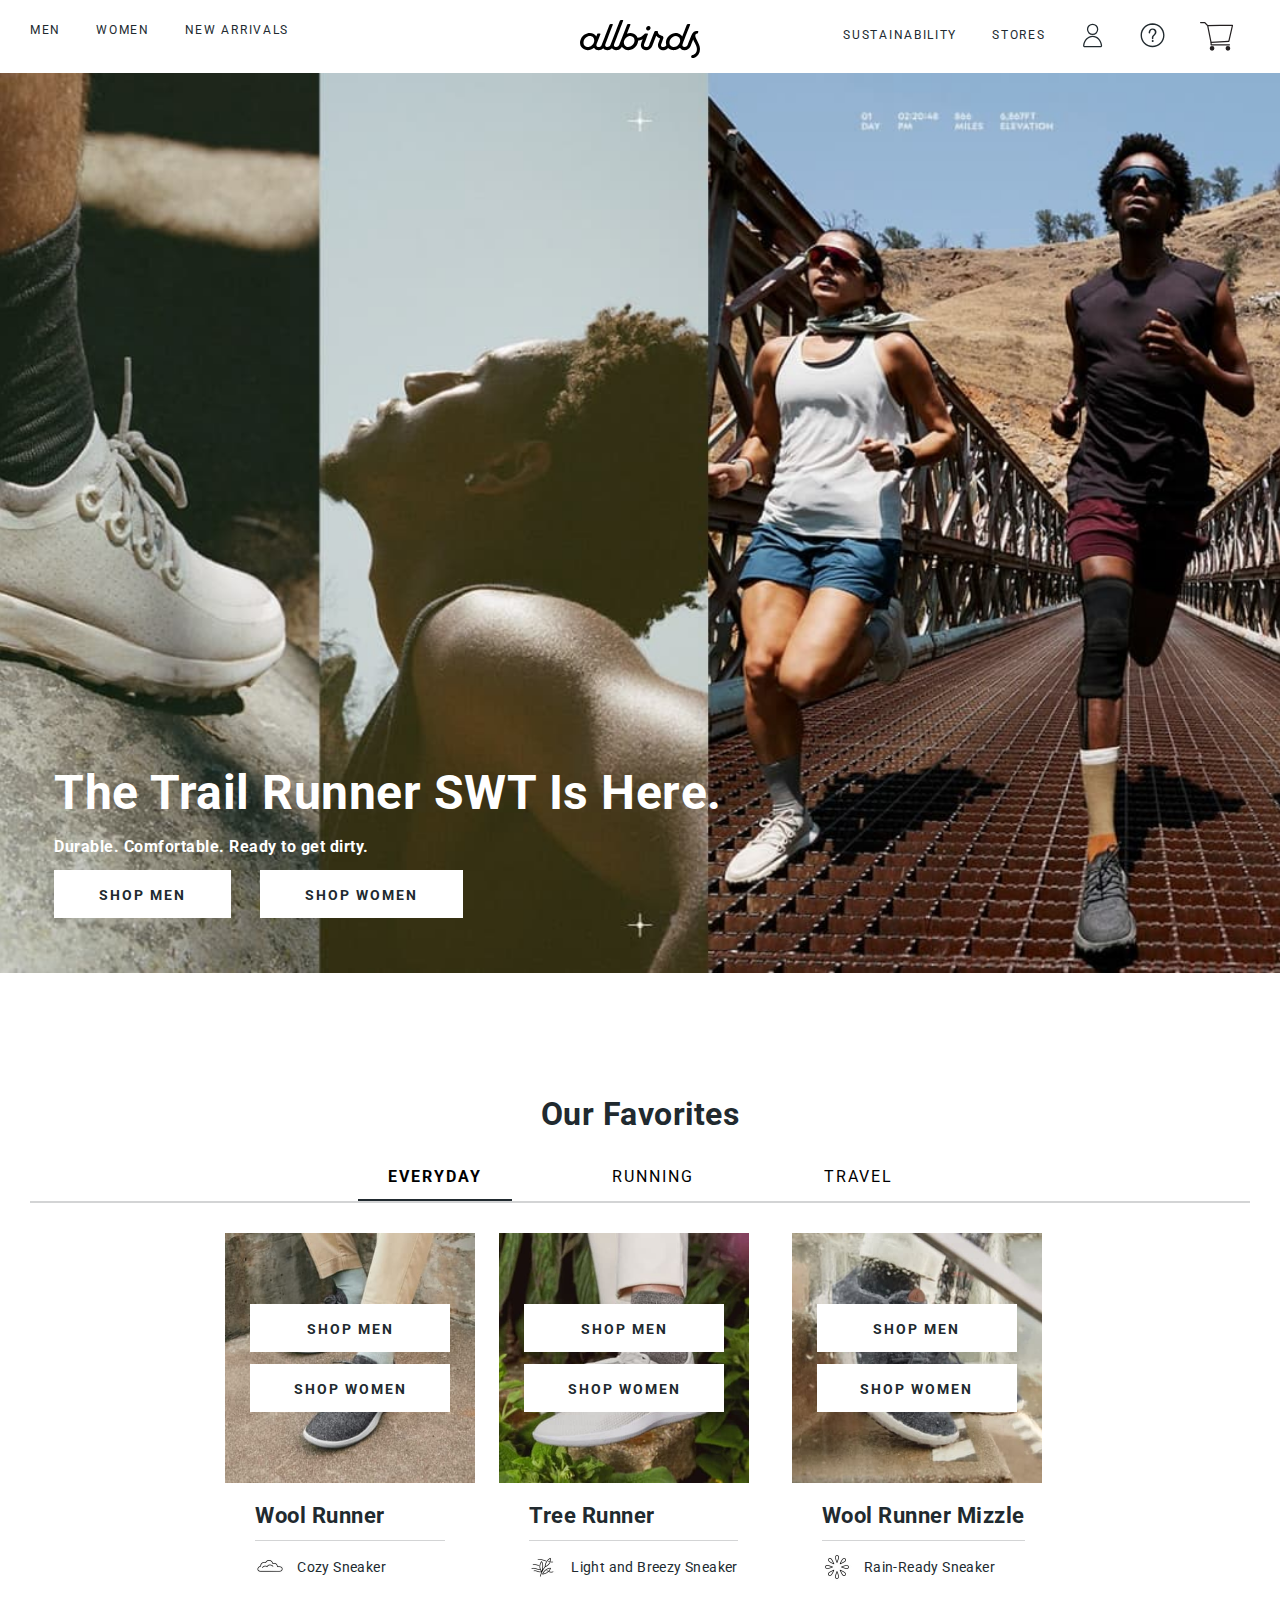
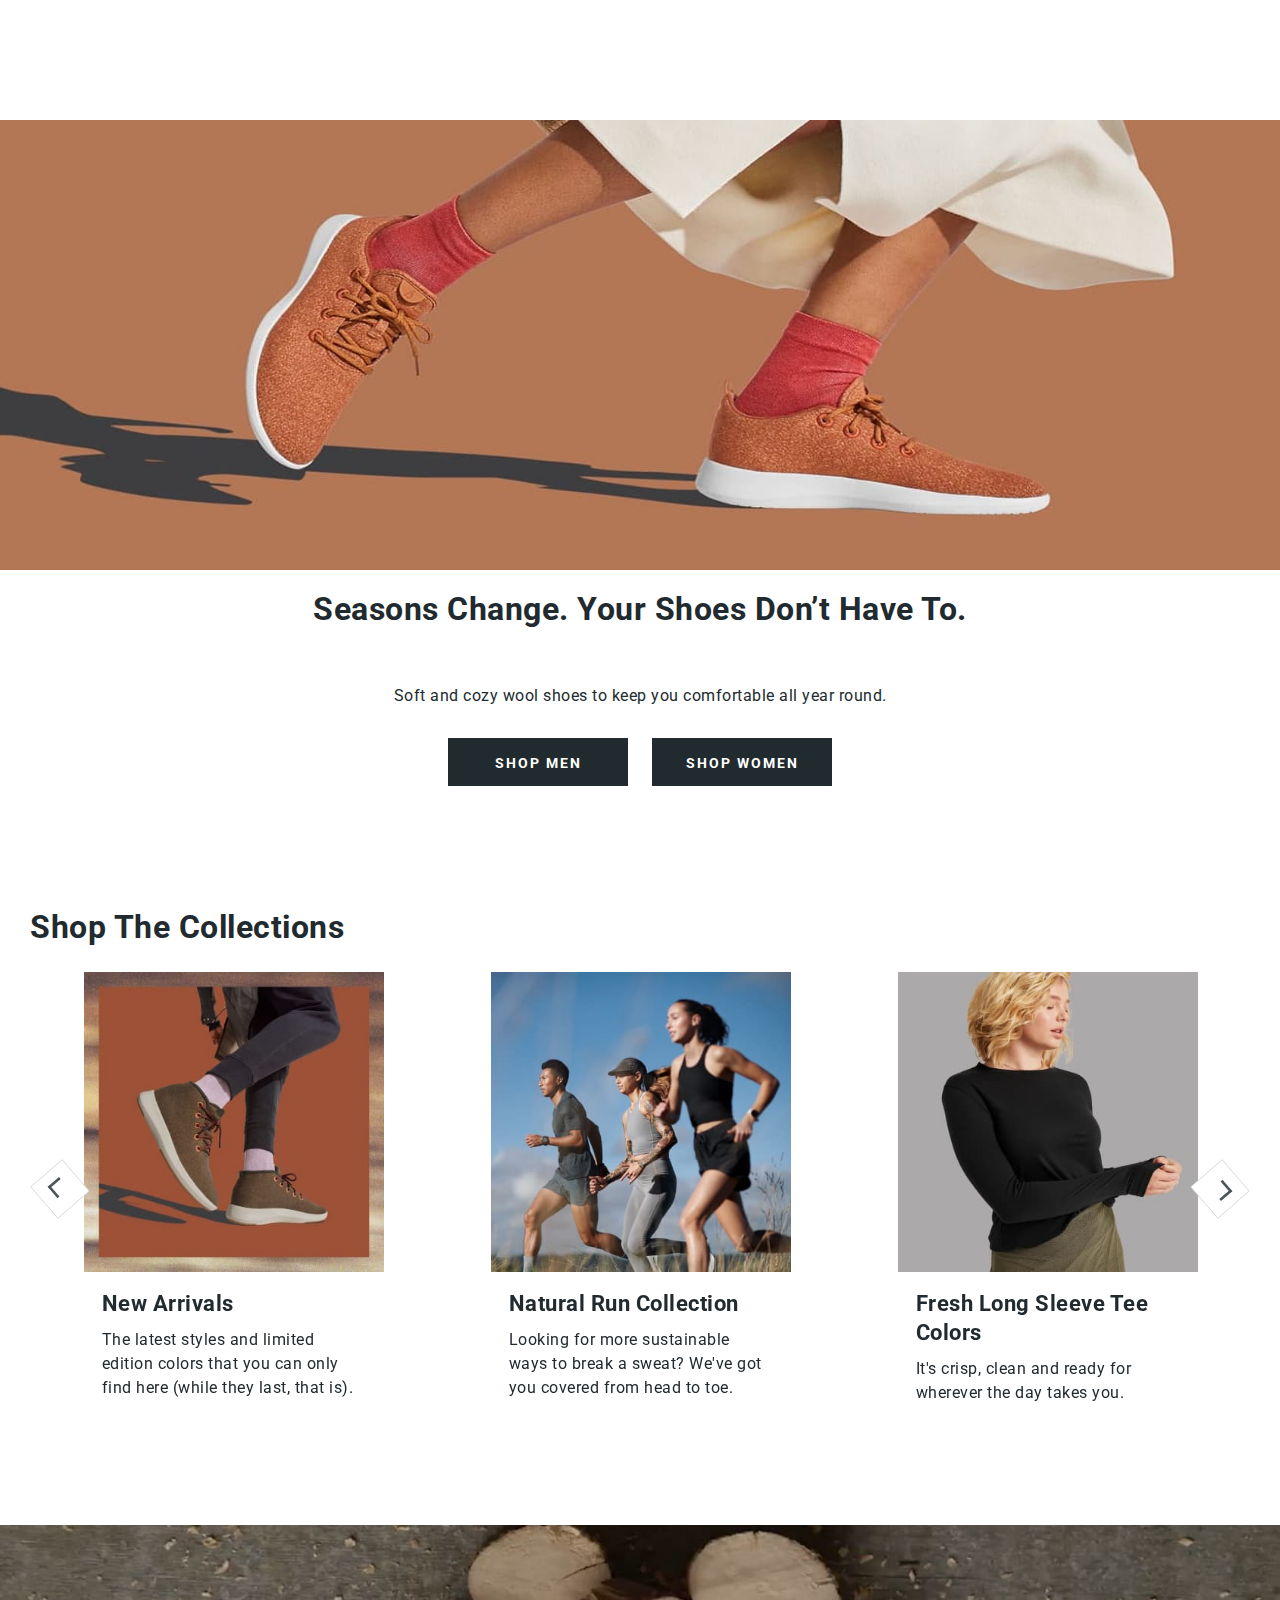
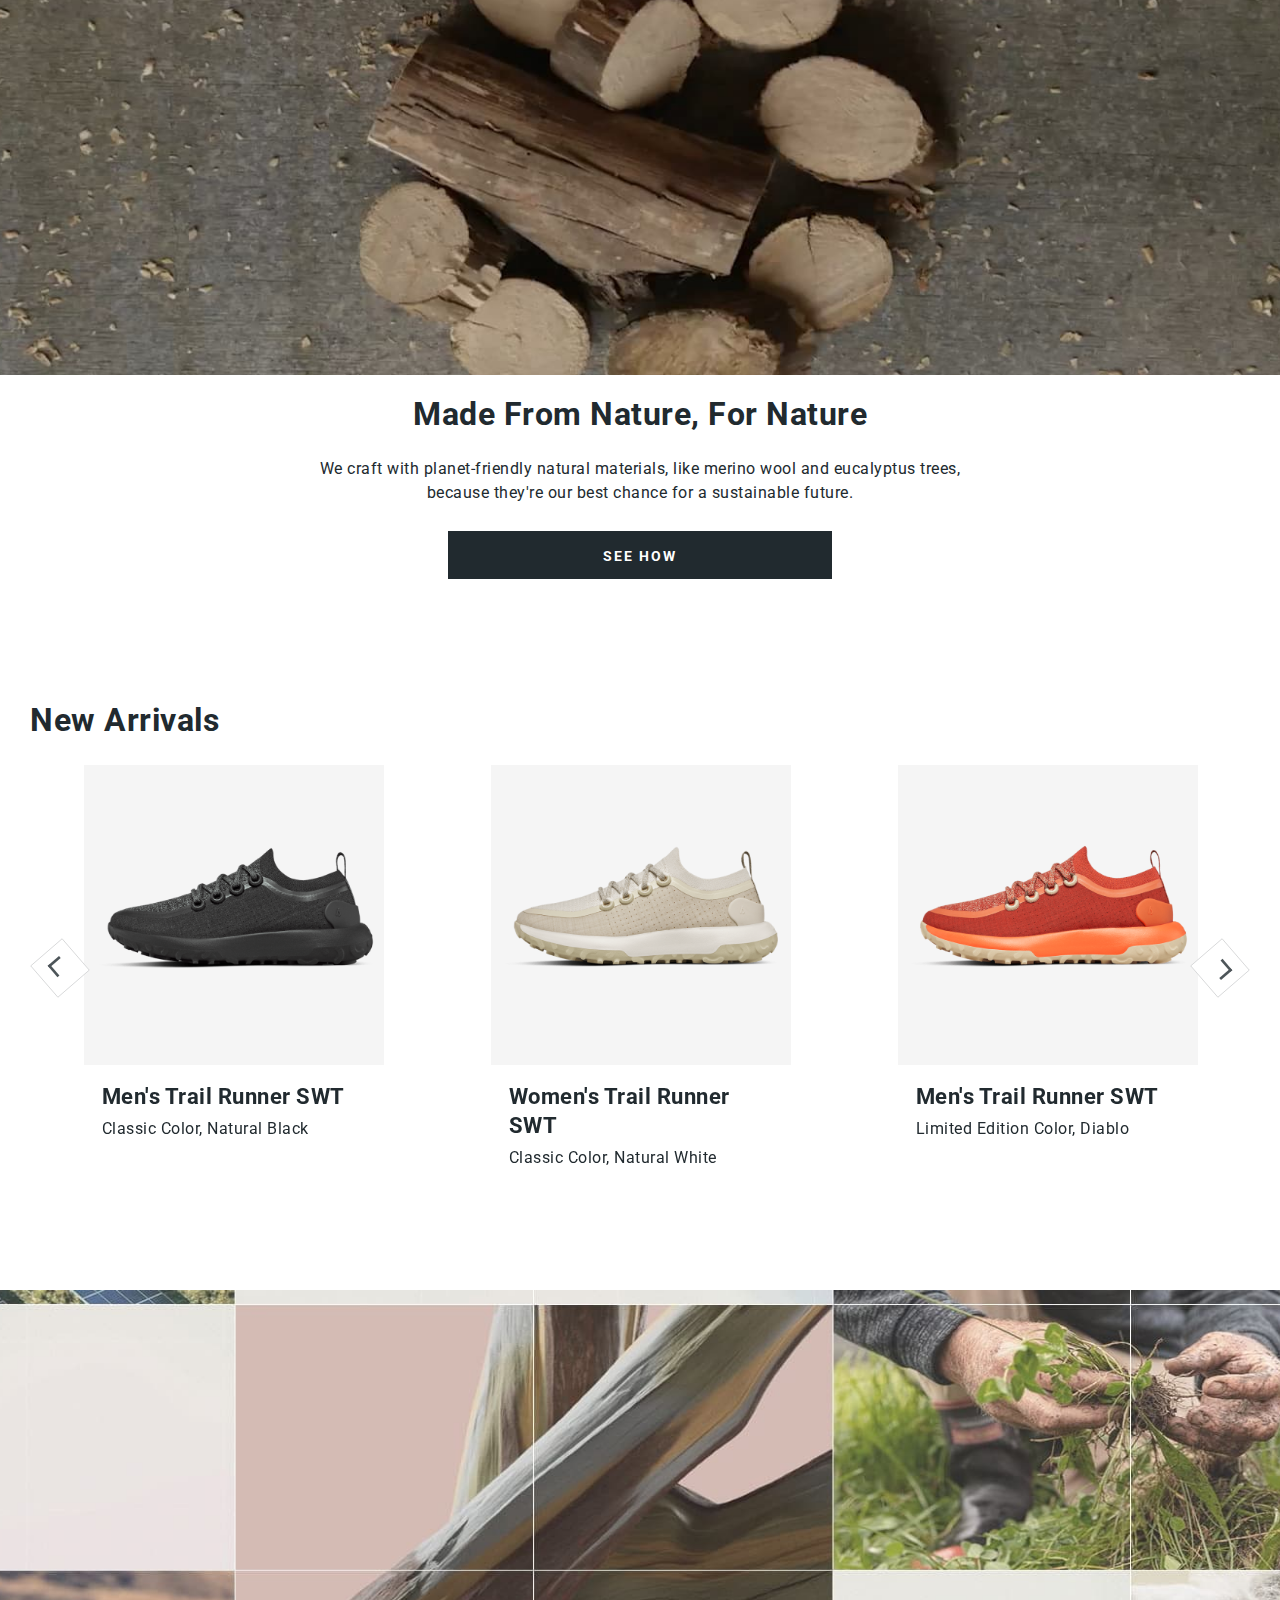
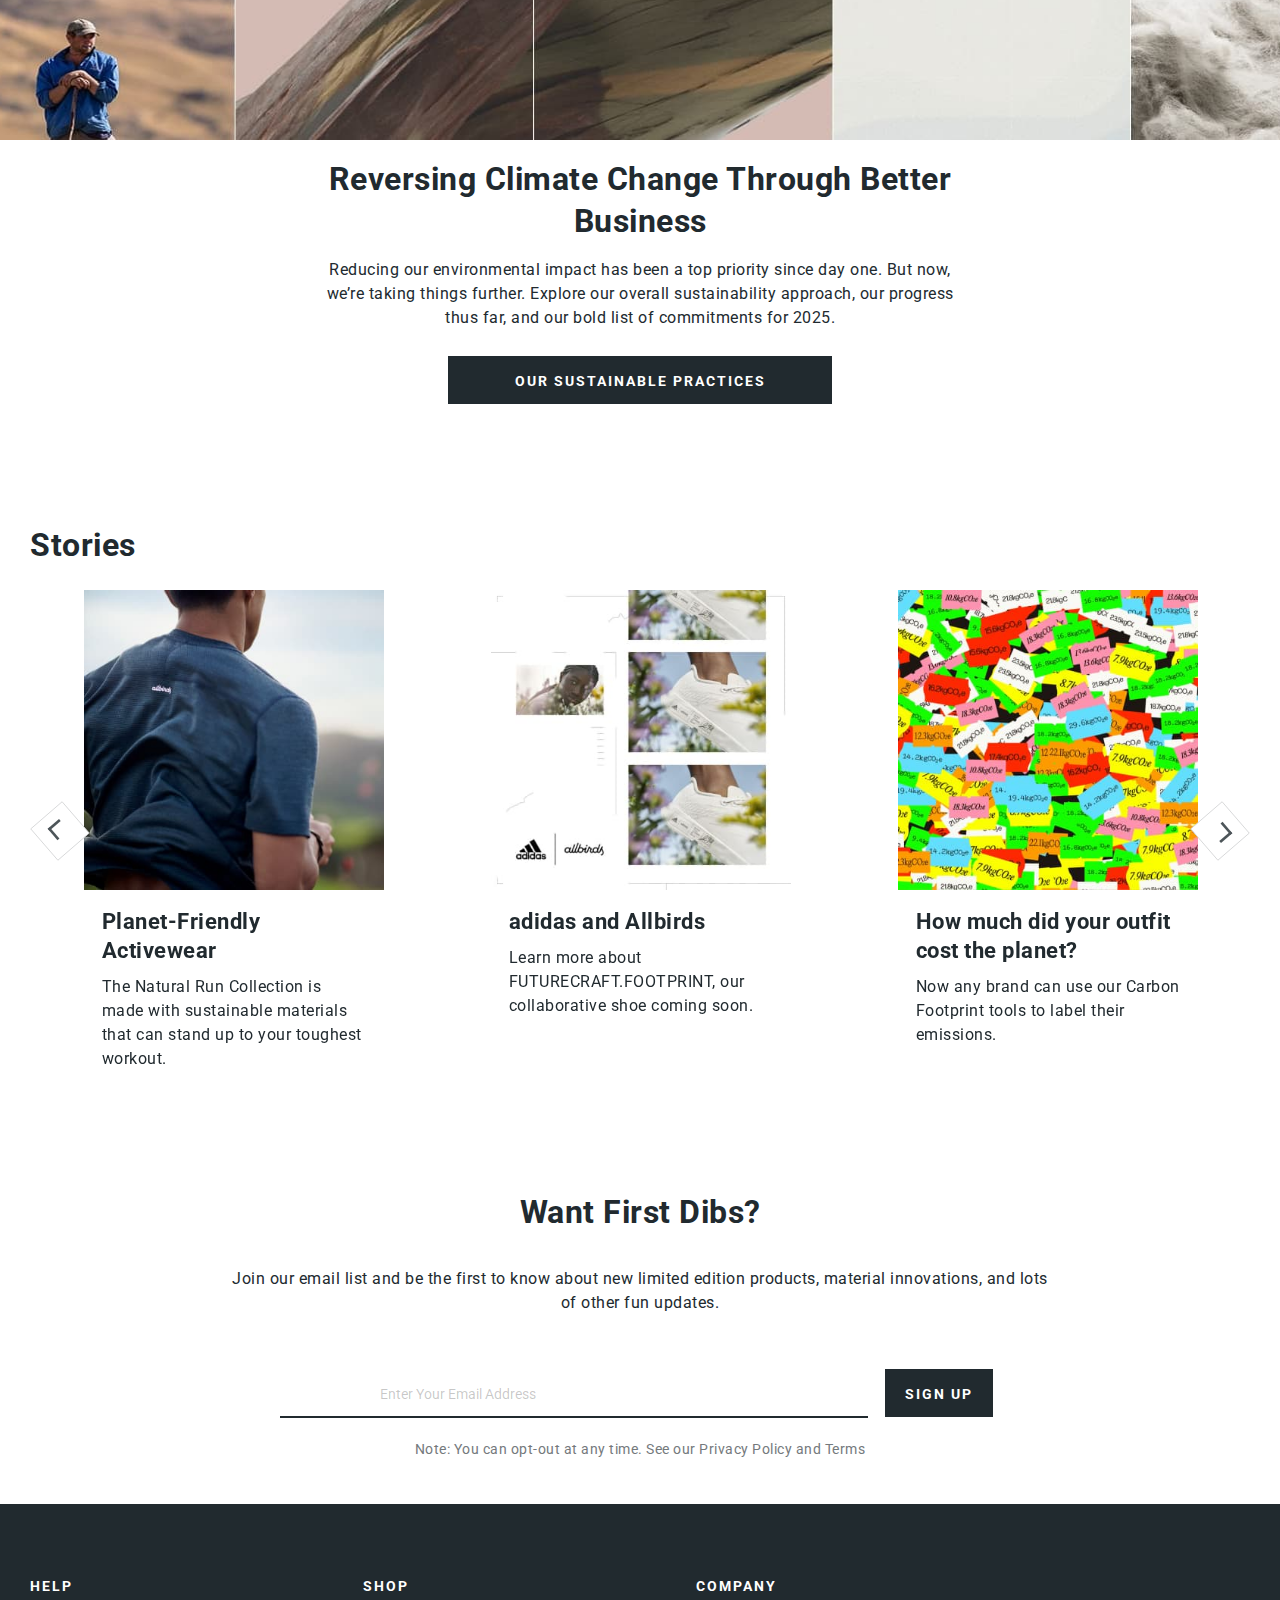
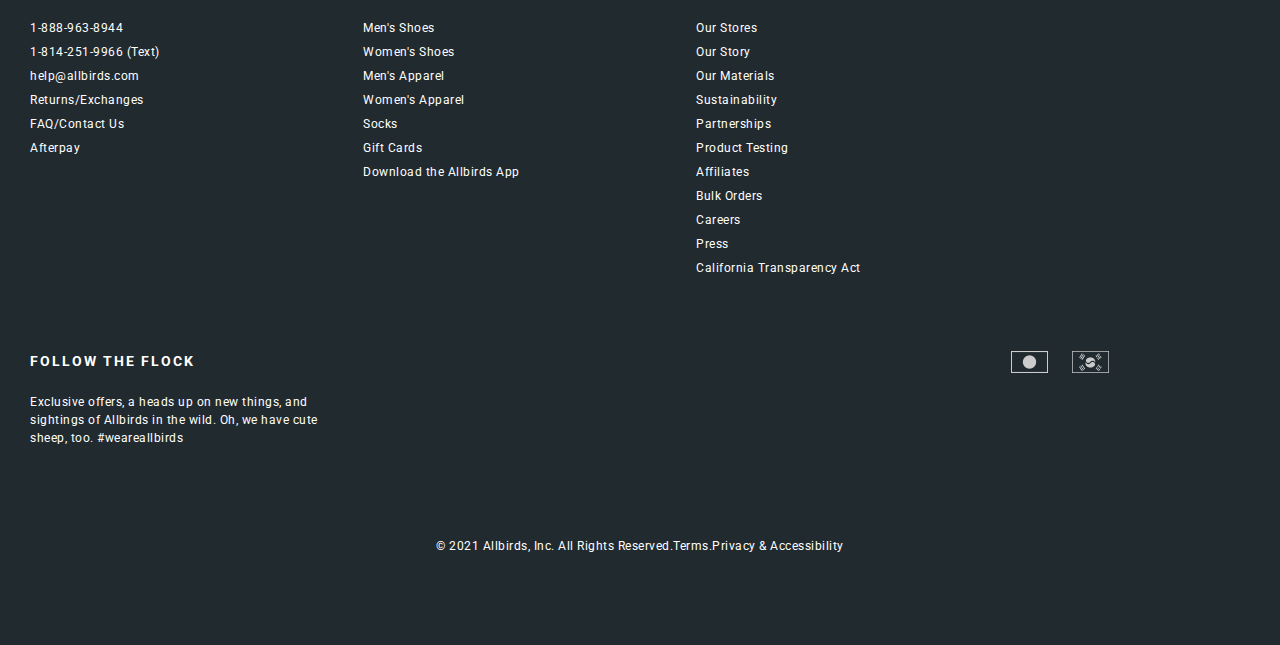
<file: index.html>
<!DOCTYPE html>
<html lang="ru">

<head>
  <meta charset="UTF-8">
  <meta name="viewport" content="width=device-width, initial-scale=1.0">
  <title>AllBirds</title>
  <link rel="stylesheet" href="css/style.min.css">
</head>

<body>

  <div class="wrapper">
    <header class="header">
      <div class="header__top">
        <div class="container">
          <div class="header__top-inner">
            <button class="header__top-btn">
              <span></span>
              <span></span>
              <span></span>
            </button>
            <nav class="header__menu">
              <ul class="header__menu-list">
                <li class="header__menu-item">
                  <a class="header__menu-link" href="#">Men</a>
                </li>
                <li class="header__menu-item">
                  <a class="header__menu-link" href="#">Women</a>
                </li>
                <li class="header__menu-item">
                  <a class="header__menu-link" href="#">New Arrivals</a>
                </li>
              </ul>
            </nav>
            <a class="header__logo" href="#">
              <img class="header__logo-img" src="images/header/logo.svg" alt="logo">
            </a>
            <nav class="header__menu">
              <ul class="header__menu-list">
                <li class="header__menu-item">
                  <a class="header__menu-link" href="#">Sustainability</a>
                </li>
                <li class="header__menu-item">
                  <a class="header__menu-link" href="#">Stores</a>
                </li>
                <li class="header__menu-item">
                  <a class="header__menu-link" href="#">
                    <img class="header__menu-icon" src="images/header/header-top-icon-person.svg" alt="">
                  </a>
                </li>
                <li class="header__menu-item">
                  <a class="header__menu-link" href="#">
                    <img class="header__menu-icon" src="images/header/header-icon-2.svg" alt="">
                  </a>
                </li>
                <li class="header__menu-item">
                  <a class="header__menu-link" href="#">
                    <img class="header__menu-icon" src="images/header/header-icon-3.svg" alt="">
                  </a>
                </li>
              </ul>
            </nav>
            <div class="header__top-block">
              <a class="header__top-link" href="#">
                <img class="header__menu-icon" src="images/header/header-top-icon-person.svg" alt="">
              </a>
              <a class="header__top-link" href="#">
                <img class="header__menu-icon" src="images/header/header-icon-2.svg" alt="">
              </a>
              <a class="header__top-link" href="#">
                <img class="header__menu-icon" src="images/header/header-icon-3.svg" alt="">
              </a>
            </div>
          </div>
        </div>
      </div>
      <div class="header__mob">
        <ul class="header__mob-list">
          <li class="header__mob-item">
            <a class="header__mob-link" href="#">Men</a>
          </li>
          <li class="header__mob-item">
            <a class="header__mob-link" href="#">Women</a>
          </li>
          <li class="header__mob-item">
            <a class="header__mob-link" href="#">New Arrivals</a>
          </li>
          <li class="header__mob-item">
            <a class="header__mob-link" href="#">Sustainability</a>
          </li>
          <li class="header__mob-item">
            <a class="header__mob-link" href="#">Stores</a>
          </li>
        </ul>
      </div>
      <div class="header__main">
        <div class="header__main-inner">
          <h1 class="header__title">The Trail Runner SWT Is Here.</h1>
          <p class="header__text">Durable. Comfortable. Ready to get dirty.</p>
          <a class="header__link" href="#">Shop Men</a>
          <a class="header__link" href="#">Shop Women</a>
        </div>
      </div>
    </header>
    <main class="main">
        
      <section class="fav">
        <div class="container">
          <div class="fav__inner">
            <h2 class="fav__title title">Our Favorites</h2>
            <div class="fav__btns">
              <button type="button" class="fav__btn" data-filter=".everyday">Everyday</button>
              <button type="button" class="fav__btn" data-filter=".running">Running</button>
              <button type="button" class="fav__btn" data-filter=".travel">Travel</button>
            </div>
            <div class="mix fav__page everyday">
              <div class="fav__item">
                <div class="fav__item-box">
                  <img class="fav__item-img" src="images/fav/fav-img-1.jpg" alt="">
                  <div class="fav__item-links">
                    <a class="fav__item-link" href="#">Shop Men</a>
                    <a class="fav__item-link" href="#">Shop Women</a>
                  </div>
                </div>
                <div class="fav__item-descr">
                  <h4 class="fav__item-title subtitle">Wool Runner</h4>
                  <div class="fav__item-row">
                    <img class="fav__item-icon" src="images/fav/fav-icon-1.png" alt="icon">
                    <p class="fav__item-text">Cozy Sneaker</p>
                  </div>
                </div>
              </div>
              <div class="fav__item">
                <div class="fav__item-box">
                  <img class="fav__item-img" src="images/fav/fav-img-2.jpg" alt="">
                  <div class="fav__item-links">
                    <a class="fav__item-link" href="#">Shop Men</a>
                    <a class="fav__item-link" href="#">Shop Women</a>
                  </div>
                </div>
                <div class="fav__item-descr">
                  <h4 class="fav__item-title subtitle">Tree Runner</h4>
                  <div class="fav__item-row">
                    <img class="fav__item-icon" src="images/fav/fav-icon-2.png" alt="icon">
                    <p class="fav__item-text">Light and Breezy Sneaker</p>
                  </div>
                </div>
              </div>
              <div class="fav__item">
                <div class="fav__item-box">
                  <img class="fav__item-img" src="images/fav/fav-img-3.jpg" alt="">
                  <div class="fav__item-links">
                    <a class="fav__item-link" href="#">Shop Men</a>
                    <a class="fav__item-link" href="#">Shop Women</a>
                  </div>
                </div>
                <div class="fav__item-descr">
                  <h4 class="fav__item-title subtitle">Wool Runner Mizzle</h4>
                  <div class="fav__item-row">
                    <img class="fav__item-icon" src="images/fav/fav-icon-3.png" alt="icon">
                    <p class="fav__item-text">Rain-Ready Sneaker</p>
                  </div>
                </div>
              </div>
            </div>
            <div class="mix fav__page running">
              <div class="fav__item">
                <div class="fav__item-box">
                  <img class="fav__item-img" src="images/fav/fav-img-1.jpg" alt="">
                  <div class="fav__item-links">
                    <a class="fav__item-link" href="#">Shop Men</a>
                    <a class="fav__item-link" href="#">Shop Women</a>
                  </div>
                </div>
                <div class="fav__item-descr">
                  <h4 class="fav__item-title subtitle">Wool Runner</h4>
                  <div class="fav__item-row">
                    <img class="fav__item-icon" src="images/fav/fav-icon-1.png" alt="icon">
                    <p class="fav__item-text">Cozy Sneaker</p>
                  </div>
                </div>
              </div>
              <div class="fav__item">
                <div class="fav__item-box">
                  <img class="fav__item-img" src="images/fav/fav-img-2.jpg" alt="">
                  <div class="fav__item-links">
                    <a class="fav__item-link" href="#">Shop Men</a>
                    <a class="fav__item-link" href="#">Shop Women</a>
                  </div>
                </div>
                <div class="fav__item-descr">
                  <h4 class="fav__item-title subtitle">Tree Runner</h4>
                  <div class="fav__item-row">
                    <img class="fav__item-icon" src="images/fav/fav-icon-2.png" alt="icon">
                    <p class="fav__item-text">Light and Breezy Sneaker</p>
                  </div>
                </div>
              </div>
              <div class="fav__item">
                <div class="fav__item-box">
                  <img class="fav__item-img" src="images/fav/fav-img-3.jpg" alt="">
                  <div class="fav__item-links">
                    <a class="fav__item-link" href="#">Shop Men</a>
                    <a class="fav__item-link" href="#">Shop Women</a>
                  </div>
                </div>
                <div class="fav__item-descr">
                  <h4 class="fav__item-title subtitle">Wool Runner Mizzle</h4>
                  <div class="fav__item-row">
                    <img class="fav__item-icon" src="images/fav/fav-icon-3.png" alt="icon">
                    <p class="fav__item-text">Rain-Ready Sneaker</p>
                  </div>
                </div>
              </div>
            </div>
            <div class="mix fav__page travel">
              <div class="fav__item">
                <div class="fav__item-box">
                  <img class="fav__item-img" src="images/fav/fav-img-1.jpg" alt="">
                  <div class="fav__item-links">
                    <a class="fav__item-link" href="#">Shop Men</a>
                    <a class="fav__item-link" href="#">Shop Women</a>
                  </div>
                </div>
                <div class="fav__item-descr">
                  <h4 class="fav__item-title subtitle">Wool Runner</h4>
                  <div class="fav__item-row">
                    <img class="fav__item-icon" src="images/fav/fav-icon-1.png" alt="icon">
                    <p class="fav__item-text">Cozy Sneaker</p>
                  </div>
                </div>
              </div>
              <div class="fav__item">
                <div class="fav__item-box">
                  <img class="fav__item-img" src="images/fav/fav-img-2.jpg" alt="">
                  <div class="fav__item-links">
                    <a class="fav__item-link" href="#">Shop Men</a>
                    <a class="fav__item-link" href="#">Shop Women</a>
                  </div>
                </div>
                <div class="fav__item-descr">
                  <h4 class="fav__item-title subtitle">Tree Runner</h4>
                  <div class="fav__item-row">
                    <img class="fav__item-icon" src="images/fav/fav-icon-2.png" alt="icon">
                    <p class="fav__item-text">Light and Breezy Sneaker</p>
                  </div>
                </div>
              </div>
              <div class="fav__item">
                <div class="fav__item-box">
                  <img class="fav__item-img" src="images/fav/fav-img-3.jpg" alt="">
                  <div class="fav__item-links">
                    <a class="fav__item-link" href="#">Shop Men</a>
                    <a class="fav__item-link" href="#">Shop Women</a>
                  </div>
                </div>
                <div class="fav__item-descr">
                  <h4 class="fav__item-title subtitle">Wool Runner Mizzle</h4>
                  <div class="fav__item-row">
                    <img class="fav__item-icon" src="images/fav/fav-icon-3.png" alt="icon">
                    <p class="fav__item-text">Rain-Ready Sneaker</p>
                  </div>
                </div>
              </div>
            </div>
          </div>
        </div>
      </section>
      
      <section class="seasons">
        
        <div class="container">
          <h2 class="seasons__title title">Seasons Change. Your Shoes Don’t Have To.</h2>
          <p class="seasons__text">Soft and cozy wool shoes to keep you comfortable all year round.</p>
          <div class="seasons__links">
            <a class="seasons__link" href="#">SHOP MEN</a>
            <a class="seasons__link" href="#">SHOP WOMEN</a>
          </div>
        </div>
      </section>
      
      <section class="collection">
        <div class="container">
          <h2 class="collection__title title">Shop The Collections</h2>
          <div class="collection__inner">
            <div class="collection__item">
              <div class="collection__item-inner">
                <img class="collection__item-img" src="images/collection/col-img-1.jpg" alt="">
                <h4 class="collection__item-title subtitle">New Arrivals</h4>
                <p class="collection__item-text">The latest styles and limited edition colors that you can only find here (while they last, that is).</p>
              </div>
            </div>
            <div class="collection__item">
              <div class="collection__item-inner">
                <img class="collection__item-img" src="images/collection/col-img-2.jpg" alt="">
                <h4 class="collection__item-title subtitle">Natural Run Collection</h4>
                <p class="collection__item-text">Looking for more sustainable ways to break a sweat? We've got you covered from head to toe.</p>
              </div>
            </div>
            <div class="collection__item">
              <div class="collection__item-inner">
                <img class="collection__item-img" src="images/collection/col-img-3.jpg" alt="">
                <h4 class="collection__item-title subtitle">Fresh Long Sleeve Tee Colors</h4>
                <p class="collection__item-text">It's crisp, clean and ready for wherever the day takes you.</p>
              </div>
            </div>
            <div class="collection__item">
              <div class="collection__item-inner">
                <img class="collection__item-img" src="images/collection/col-img-1.jpg" alt="">
                <h4 class="collection__item-title subtitle">New Arrivals</h4>
                <p class="collection__item-text">The latest styles and limited edition colors that you can only find here (while they last, that is).</p>
              </div>
            </div>
            <div class="collection__item">
              <div class="collection__item-inner">
                <img class="collection__item-img" src="images/collection/col-img-2.jpg" alt="">
                <h4 class="collection__item-title subtitle">Natural Run Collection</h4>
                <p class="collection__item-text">Looking for more sustainable ways to break a sweat? We've got you covered from head to toe.</p>
              </div>
            </div>
            <div class="collection__item">
              <div class="collection__item-inner">
                <img class="collection__item-img" src="images/collection/col-img-3.jpg" alt="">
                <h4 class="collection__item-title subtitle">Fresh Long Sleeve Tee Colors</h4>
                <p class="collection__item-text">It's crisp, clean and ready for wherever the day takes you.</p>
              </div>
            </div>
          </div>
        </div>
      </section>
      
      <section class="made">
        <div class="container">
          <h2 class="made__title title">Made From Nature, For Nature</h2>
          <p class="made__text">We craft with planet-friendly natural materials, like merino wool and eucalyptus trees, because they're our best chance for a sustainable future.</p>
          <a class="made__link" href="#">See How</a>
        </div>
      </section>
      
      <section class="new">
        <div class="container">
          <h2 class="new__title title">New Arrivals</h2>
          <div class="new__inner">
            <div class="new__item">
              <div class="new__item-inner">
                <div class="new__item-box">
                  <img class="new__item-img" src="images/new/new-img-1.png" alt="">
                </div>
                <div class="new__item-descr">
                  <h4 class="new__item-title subtitle">Men's Trail Runner SWT</h4>
                  <p class="new__item-text">Classic Color, Natural Black</p>
                </div>
              </div>
            </div>
            <div class="new__item">
              <div class="new__item-inner">
                <div class="new__item-box">
                  <img class="new__item-img" src="images/new/new-img-2.png" alt="">
                </div>
                <div class="new__item-descr">
                  <h4 class="new__item-title subtitle">Women's Trail Runner SWT</h4>
                  <p class="new__item-text">Classic Color, Natural White</p>
                </div>
              </div>
            </div>
            <div class="new__item">
              <div class="new__item-inner">
                <div class="new__item-box">
                  <img class="new__item-img" src="images/new/new-img-3.png" alt="">
                </div>
                <div class="new__item-descr">
                  <h4 class="new__item-title subtitle">Men's Trail Runner SWT</h4>
                  <p class="new__item-text">Limited Edition Color, Diablo</p>
                </div>
              </div>
            </div>
            <div class="new__item">
              <div class="new__item-inner">
                <div class="new__item-box">
                  <img class="new__item-img" src="images/new/new-img-1.png" alt="">
                </div>
                <div class="new__item-descr">
                  <h4 class="new__item-title subtitle">Men's Trail Runner SWT</h4>
                  <p class="new__item-text">Classic Color, Natural Black</p>
                </div>
              </div>
            </div>
            <div class="new__item">
              <div class="new__item-inner">
                <div class="new__item-box">
                  <img class="new__item-img" src="images/new/new-img-2.png" alt="">
                </div>
                <div class="new__item-descr">
                  <h4 class="new__item-title subtitle">Women's Trail Runner SWT</h4>
                  <p class="new__item-text">Classic Color, Natural White</p>
                </div>
              </div>
            </div>
            <div class="new__item">
              <div class="new__item-inner">
                <div class="new__item-box">
                  <img class="new__item-img" src="images/new/new-img-3.png" alt="">
                </div>
                <div class="new__item-descr">
                  <h4 class="new__item-title subtitle">Men's Trail Runner SWT</h4>
                  <p class="new__item-text">Limited Edition Color, Diablo</p>
                </div>
              </div>
            </div>
          </div>
        </div>
      </section>
      
      <section class="climate">
        <div class="container">
          <h2 class="climate__title title">Reversing Climate Change Through Better Business</h2>
          <p class="climate__text">Reducing our environmental impact has been a top priority since day one. But now, we’re taking things further. Explore our overall sustainability approach, our progress thus far, and our bold list of commitments for 2025.</p>
          <a class="climate__link" href="#">Our Sustainable Practices</a>
        </div>
      </section>
      
      <section class="stories">
        <div class="container">
          <h2 class="stories__title title">Stories</h2>
          <div class="stories__inner">
            <div class="stories__item">
              <div class="stories__item-inner">
                <img class="stories__item-img" src="images/stories/stories-img-1.jpg" alt="">
                <div class="stories__item-descr">
                  <h4 class="stories__item-title subtitle">Planet-Friendly Activewear</h4>
                  <p class="stories__item-text">The Natural Run Collection is made with sustainable materials that can stand up to your toughest workout.</p>
                </div>
              </div>
            </div>
            <div class="stories__item">
              <div class="stories__item-inner">
                <img class="stories__item-img" src="images/stories/stories-img-2.jpg" alt="">
                <div class="stories__item-descr">
                  <h4 class="stories__item-title subtitle">adidas and Allbirds</h4>
                  <p class="stories__item-text">Learn more about FUTURECRAFT.FOOTPRINT, our collaborative shoe coming soon.</p>
                </div>
              </div>
            </div>
            <div class="stories__item">
              <div class="stories__item-inner">
                <img class="stories__item-img" src="images/stories/stories-img-3.jpg" alt="">
                <div class="stories__item-descr">
                  <h4 class="stories__item-title subtitle">How much did your outfit cost the planet?</h4>
                  <p class="stories__item-text">Now any brand can use our Carbon Footprint tools to label their emissions.</p>
                </div>
              </div>
            </div>
            <div class="stories__item">
              <div class="stories__item-inner">
                <img class="stories__item-img" src="images/stories/stories-img-1.jpg" alt="">
                <div class="stories__item-descr">
                  <h4 class="stories__item-title subtitle">Planet-Friendly Activewear</h4>
                  <p class="stories__item-text">The Natural Run Collection is made with sustainable materials that can stand up to your toughest workout.</p>
                </div>
              </div>
            </div>
            <div class="stories__item">
              <div class="stories__item-inner">
                <img class="stories__item-img" src="images/stories/stories-img-2.jpg" alt="">
                <div class="stories__item-descr">
                  <h4 class="stories__item-title subtitle">adidas and Allbirds</h4>
                  <p class="stories__item-text">Learn more about FUTURECRAFT.FOOTPRINT, our collaborative shoe coming soon.</p>
                </div>
              </div>
            </div>
            <div class="stories__item">
              <div class="stories__item-inner">
                <img class="stories__item-img" src="images/stories/stories-img-3.jpg" alt="">
                <div class="stories__item-descr">
                  <h4 class="stories__item-title subtitle">How much did your outfit cost the planet?</h4>
                  <p class="stories__item-text">Now any brand can use our Carbon Footprint tools to label their emissions.</p>
                </div>
              </div>
            </div>
          </div>
        </div>
      </section>
      
      <section class="dibs">
        <div class="comtainer">
          <h2 class="dibs__title title">Want First Dibs?</h2>
          <p class="dibs__text">Join our email list and be the first to know about new limited edition products, material innovations, and lots of other fun updates.</p>
          <form class="dibs__form">
            <div class="dibs__box">
              <input class="dibs__input" type="email" placeholder="Enter Your Email Address">
              <button class="dibs__btn" type="submit">Sign Up</button>
            </div>
            <p class="dibs__form-text">
              Note: You can opt-out at any time. See our <a class="dibs__link" href="#">Privacy Policy and Terms</a>
            </p>
          </form>
        </div>
      </section>
      
    </main>
    <footer class="footer">
      <div class="container">
        <div class="footer__top">
          <div class="footer__top-block">
            <h4 class="footer__top-title">Help</h4>
            <ul class="footer__top-list">
              <li class="footer__top-item">
                <a class="footer__top-link" href="tel:18889638944">1-888-963-8944</a>
              </li>
              <li class="footer__top-item">
                <a class="footer__top-link" href="tel:18142519966">1-814-251-9966 (Text)</a>
              </li>
              <li class="footer__top-item">
                <a class="footer__top-link" href="mailto:help@allbirds.com">help@allbirds.com</a>
              </li>
              <li class="footer__top-item">
                <a class="footer__top-link" href="#">Returns/Exchanges</a>
              </li>
              <li class="footer__top-item">
                <a class="footer__top-link" href="#">FAQ/Contact Us</a>
              </li>
              <li class="footer__top-item">
                <a class="footer__top-link" href="#">Afterpay</a>
              </li>
            </ul>
          </div>
          <div class="footer__top-block">
            <h4 class="footer__top-title">Shop</h4>
            <ul class="footer__top-list">
              <li class="footer__top-item">
                <a class="footer__top-link" href="#">Men's Shoes</a>
              </li>
              <li class="footer__top-item">
                <a class="footer__top-link" href="#">Women's Shoes</a>
              </li>
              <li class="footer__top-item">
                <a class="footer__top-link" href="#">Men's Apparel</a>
              </li>
              <li class="footer__top-item">
                <a class="footer__top-link" href="#">Women's Apparel</a>
              </li>
              <li class="footer__top-item">
                <a class="footer__top-link" href="#">Socks</a>
              </li>
              <li class="footer__top-item">
                <a class="footer__top-link" href="#">Gift Cards</a>
              </li>
              <li class="footer__top-item">
                <a class="footer__top-link" href="#">Download the Allbirds App</a>
              </li>
            </ul>
          </div>
          <div class="footer__top-block">
            <h4 class="footer__top-title">Company</h4>
            <ul class="footer__top-list">
              <li class="footer__top-item">
                <a class="footer__top-link" href="#">Our Stores</a>
              </li>
              <li class="footer__top-item">
                <a class="footer__top-link" href="#">Our Story</a>
              </li>
              <li class="footer__top-item">
                <a class="footer__top-link" href="#">Our Materials</a>
              </li>
              <li class="footer__top-item">
                <a class="footer__top-link" href="#">Sustainability</a>
              </li>
              <li class="footer__top-item">
                <a class="footer__top-link" href="#">Partnerships</a>
              </li>
              <li class="footer__top-item">
                <a class="footer__top-link" href="#">Product Testing</a>
              </li>
              <li class="footer__top-item">
                <a class="footer__top-link" href="#">Affiliates</a>
              </li>
              <li class="footer__top-item">
                <a class="footer__top-link" href="#">Bulk Orders</a>
              </li>
              <li class="footer__top-item">
                <a class="footer__top-link" href="#">Careers</a>
              </li>
              <li class="footer__top-item">
                <a class="footer__top-link" href="#">Press</a>
              </li>
              <li class="footer__top-item">
                <a class="footer__top-link" href="#">California Transparency Act</a>
              </li>
            </ul>
          </div>
        </div>
        <div class="footer__main">
          <div class="footer__main-content">
            <h3 class="footer__main-title">Follow the Flock</h3>
            <p class="footer__main-text">Exclusive offers, a heads up on new things, and sightings of Allbirds in the wild. Oh, we have cute sheep, too. #weareallbirds</p>
          </div>
          <div class="footer__main-block">
            <img class="footer__main-icon" src="images/footer/footer-icon-1.png" alt="">
            <img class="footer__main-icon" src="images/footer/footer-icon-2.png" alt="">
          </div>
        </div>
        <div class="footer__copy">
          <p class="footer__copy-text">© 2021 Allbirds, Inc. All Rights Reserved.<a class="footer__copy-link" href="#">Terms</a>.<a class="footer__copy-link" href="#">Privacy & Accessibility</a></p>
        </div>
      </div>
    </footer>
    
  </div>

  <script src="js/main.min.js"></script>
</body>

</html>
</file>
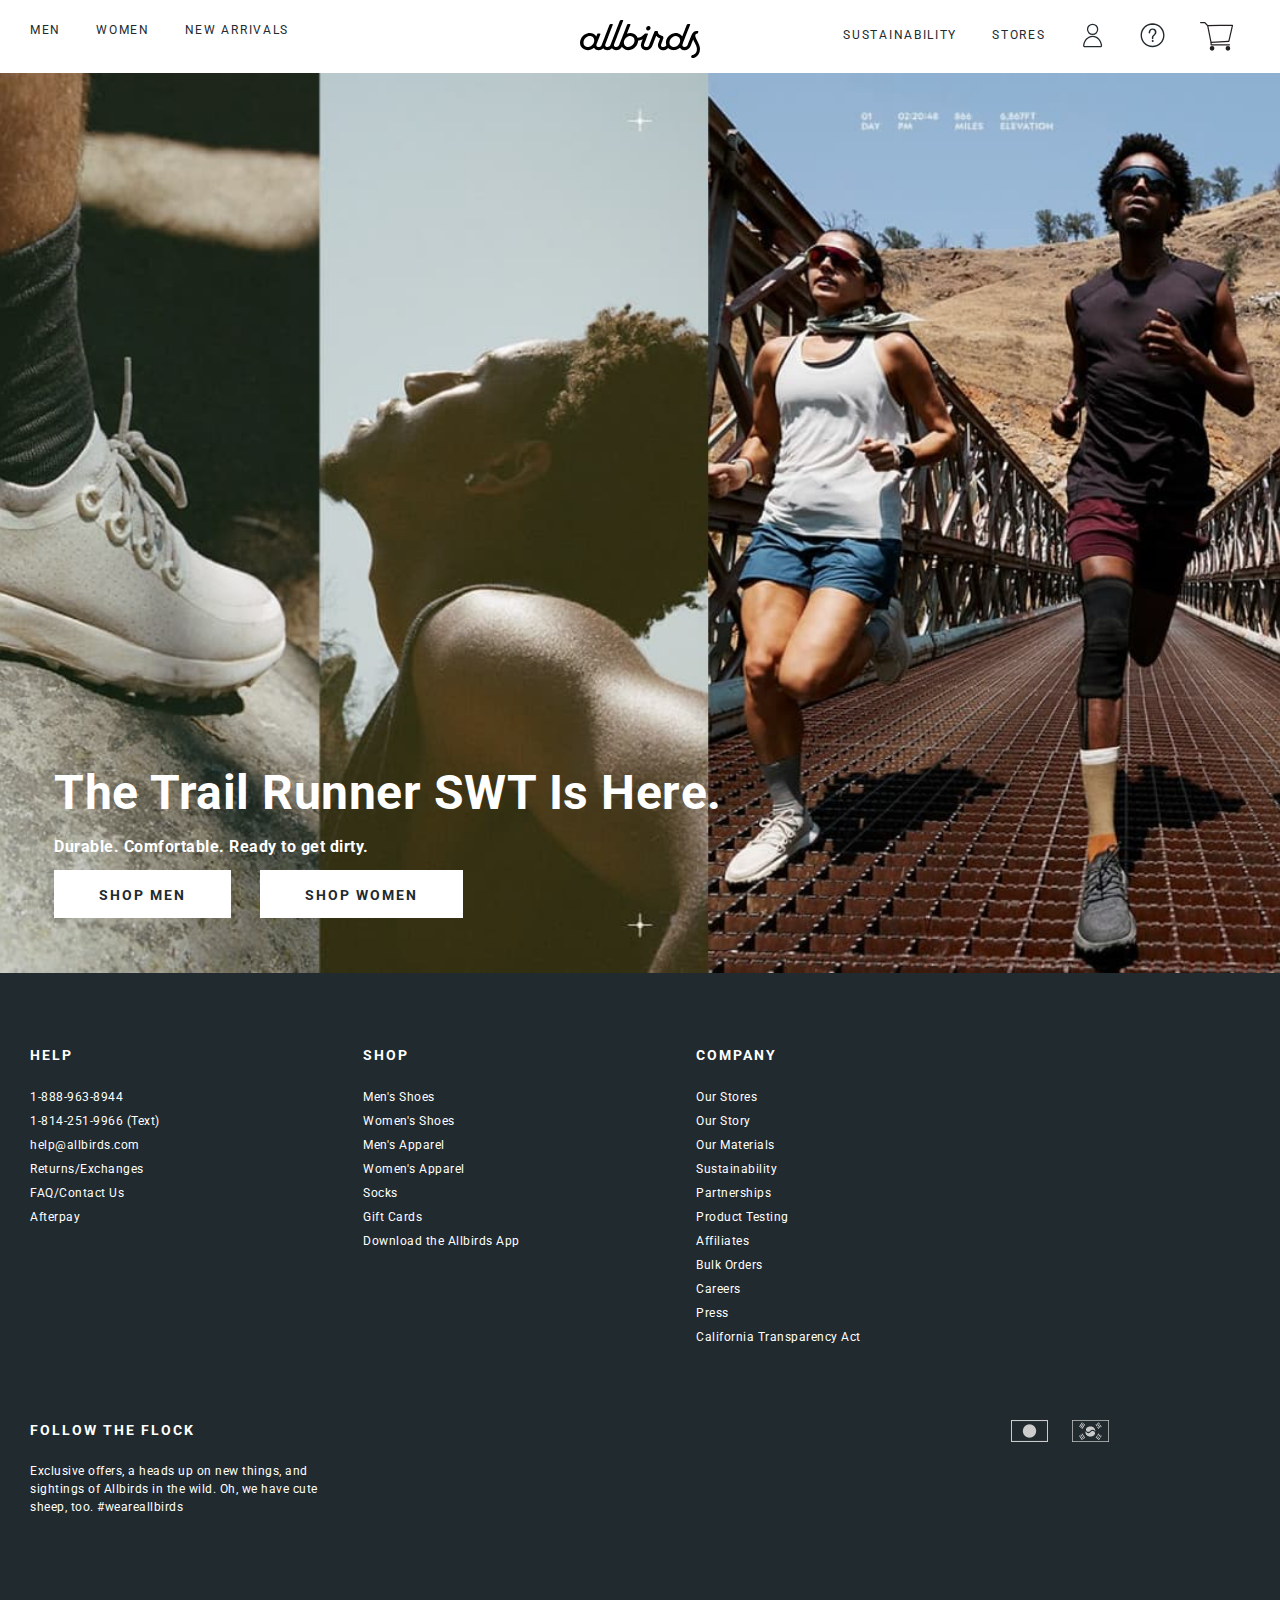
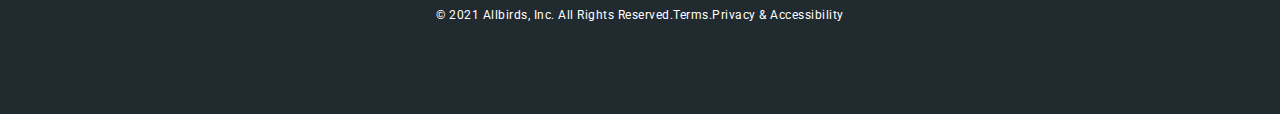
<file: page.html>
<!DOCTYPE html>
<html lang="ru">

<head>
  <meta charset="UTF-8">
  <meta name="viewport" content="width=device-width, initial-scale=1.0">
  <title>ROSSO</title>
  <link rel="stylesheet" href="css/style.min.css">
</head>

<body>

  <div class="wrapper">
     
    <header class="header">
      <div class="header__top">
        <div class="container">
          <div class="header__top-inner">
            <button class="header__top-btn">
              <span></span>
              <span></span>
              <span></span>
            </button>
            <nav class="header__menu">
              <ul class="header__menu-list">
                <li class="header__menu-item">
                  <a class="header__menu-link" href="#">Men</a>
                </li>
                <li class="header__menu-item">
                  <a class="header__menu-link" href="#">Women</a>
                </li>
                <li class="header__menu-item">
                  <a class="header__menu-link" href="#">New Arrivals</a>
                </li>
              </ul>
            </nav>
            <a class="header__logo" href="#">
              <img class="header__logo-img" src="images/header/logo.svg" alt="logo">
            </a>
            <nav class="header__menu">
              <ul class="header__menu-list">
                <li class="header__menu-item">
                  <a class="header__menu-link" href="#">Sustainability</a>
                </li>
                <li class="header__menu-item">
                  <a class="header__menu-link" href="#">Stores</a>
                </li>
                <li class="header__menu-item">
                  <a class="header__menu-link" href="#">
                    <img class="header__menu-icon" src="images/header/header-top-icon-person.svg" alt="">
                  </a>
                </li>
                <li class="header__menu-item">
                  <a class="header__menu-link" href="#">
                    <img class="header__menu-icon" src="images/header/header-icon-2.svg" alt="">
                  </a>
                </li>
                <li class="header__menu-item">
                  <a class="header__menu-link" href="#">
                    <img class="header__menu-icon" src="images/header/header-icon-3.svg" alt="">
                  </a>
                </li>
              </ul>
            </nav>
            <div class="header__top-block">
              <a class="header__top-link" href="#">
                <img class="header__menu-icon" src="images/header/header-top-icon-person.svg" alt="">
              </a>
              <a class="header__top-link" href="#">
                <img class="header__menu-icon" src="images/header/header-icon-2.svg" alt="">
              </a>
              <a class="header__top-link" href="#">
                <img class="header__menu-icon" src="images/header/header-icon-3.svg" alt="">
              </a>
            </div>
          </div>
        </div>
      </div>
      <div class="header__mob">
        <ul class="header__mob-list">
          <li class="header__mob-item">
            <a class="header__mob-link" href="#">Men</a>
          </li>
          <li class="header__mob-item">
            <a class="header__mob-link" href="#">Women</a>
          </li>
          <li class="header__mob-item">
            <a class="header__mob-link" href="#">New Arrivals</a>
          </li>
          <li class="header__mob-item">
            <a class="header__mob-link" href="#">Sustainability</a>
          </li>
          <li class="header__mob-item">
            <a class="header__mob-link" href="#">Stores</a>
          </li>
        </ul>
      </div>
      
      <div class="header__main">
        <div class="header__main-inner">
          <h1 class="header__title">The Trail Runner SWT Is Here.</h1>
          <p class="header__text">Durable. Comfortable. Ready to get dirty.</p>
          <a class="header__link" href="#">Shop Men</a>
          <a class="header__link" href="#">Shop Women</a>
        </div>
      </div>
    </header>
     
    <main class="main">
      
    </main>
    <footer class="footer">
      <div class="container">
        <div class="footer__top">
          <div class="footer__top-block">
            <h4 class="footer__top-title">Help</h4>
            <ul class="footer__top-list">
              <li class="footer__top-item">
                <a class="footer__top-link" href="tel:18889638944">1-888-963-8944</a>
              </li>
              <li class="footer__top-item">
                <a class="footer__top-link" href="tel:18142519966">1-814-251-9966 (Text)</a>
              </li>
              <li class="footer__top-item">
                <a class="footer__top-link" href="mailto:help@allbirds.com">help@allbirds.com</a>
              </li>
              <li class="footer__top-item">
                <a class="footer__top-link" href="#">Returns/Exchanges</a>
              </li>
              <li class="footer__top-item">
                <a class="footer__top-link" href="#">FAQ/Contact Us</a>
              </li>
              <li class="footer__top-item">
                <a class="footer__top-link" href="#">Afterpay</a>
              </li>
            </ul>
          </div>
          <div class="footer__top-block">
            <h4 class="footer__top-title">Shop</h4>
            <ul class="footer__top-list">
              <li class="footer__top-item">
                <a class="footer__top-link" href="#">Men's Shoes</a>
              </li>
              <li class="footer__top-item">
                <a class="footer__top-link" href="#">Women's Shoes</a>
              </li>
              <li class="footer__top-item">
                <a class="footer__top-link" href="#">Men's Apparel</a>
              </li>
              <li class="footer__top-item">
                <a class="footer__top-link" href="#">Women's Apparel</a>
              </li>
              <li class="footer__top-item">
                <a class="footer__top-link" href="#">Socks</a>
              </li>
              <li class="footer__top-item">
                <a class="footer__top-link" href="#">Gift Cards</a>
              </li>
              <li class="footer__top-item">
                <a class="footer__top-link" href="#">Download the Allbirds App</a>
              </li>
            </ul>
          </div>
          <div class="footer__top-block">
            <h4 class="footer__top-title">Company</h4>
            <ul class="footer__top-list">
              <li class="footer__top-item">
                <a class="footer__top-link" href="#">Our Stores</a>
              </li>
              <li class="footer__top-item">
                <a class="footer__top-link" href="#">Our Story</a>
              </li>
              <li class="footer__top-item">
                <a class="footer__top-link" href="#">Our Materials</a>
              </li>
              <li class="footer__top-item">
                <a class="footer__top-link" href="#">Sustainability</a>
              </li>
              <li class="footer__top-item">
                <a class="footer__top-link" href="#">Partnerships</a>
              </li>
              <li class="footer__top-item">
                <a class="footer__top-link" href="#">Product Testing</a>
              </li>
              <li class="footer__top-item">
                <a class="footer__top-link" href="#">Affiliates</a>
              </li>
              <li class="footer__top-item">
                <a class="footer__top-link" href="#">Bulk Orders</a>
              </li>
              <li class="footer__top-item">
                <a class="footer__top-link" href="#">Careers</a>
              </li>
              <li class="footer__top-item">
                <a class="footer__top-link" href="#">Press</a>
              </li>
              <li class="footer__top-item">
                <a class="footer__top-link" href="#">California Transparency Act</a>
              </li>
            </ul>
          </div>
        </div>
        <div class="footer__main">
          <div class="footer__main-content">
            <h3 class="footer__main-title">Follow the Flock</h3>
            <p class="footer__main-text">Exclusive offers, a heads up on new things, and sightings of Allbirds in the wild. Oh, we have cute sheep, too. #weareallbirds</p>
          </div>
          <div class="footer__main-block">
            <img class="footer__main-icon" src="images/footer/footer-icon-1.png" alt="">
            <img class="footer__main-icon" src="images/footer/footer-icon-2.png" alt="">
          </div>
        </div>
        <div class="footer__copy">
          <p class="footer__copy-text">© 2021 Allbirds, Inc. All Rights Reserved.<a class="footer__copy-link" href="#">Terms</a>.<a class="footer__copy-link" href="#">Privacy & Accessibility</a></p>
        </div>
      </div>
    </footer>
    
  </div>

  <script src="js/main.min.js"></script>
</body>

</html>
</file>
<file: css/style.min.css>
@import"https://fonts.googleapis.com/css2?family=Roboto:wght@400;700&display=swap";.title{font-weight:700;font-size:32px;line-height:42px}.subtitle{font-weight:700;font-size:22px;line-height:29px}.stories .slick-arrow,.new .slick-arrow,.collection .slick-arrow{position:absolute;width:60px;height:60px;-webkit-transform:translateY(-50%);-ms-transform:translateY(-50%);transform:translateY(-50%);font-size:0;top:50%;background-repeat:no-repeat;background-size:cover;background-position:center;cursor:pointer;z-index:4}.stories .slick-prev,.new .slick-prev,.collection .slick-prev{left:-60px;background-image:url(../images/collection/arrow-left.svg)}.stories .slick-next,.new .slick-next,.collection .slick-next{right:-60px;background-image:url(../images/collection/arrow-right.svg)}.stories .slick-dots,.new .slick-dots,.collection .slick-dots{margin-top:20px;display:-webkit-box;display:-ms-flexbox;display:flex;-webkit-box-align:center;-ms-flex-align:center;align-items:center;-webkit-box-pack:center;-ms-flex-pack:center;justify-content:center;font-size:0;-webkit-column-gap:5px;-moz-column-gap:5px;column-gap:5px}.stories .slick-dots button,.new .slick-dots button,.collection .slick-dots button{height:8px;width:8px;border-radius:2px;background-color:#212a2f;border:1px solid rgba(0,0,0,0);-webkit-transition:all .3s;-o-transition:all .3s;transition:all .3s}.stories .slick-dots .slick-active button,.new .slick-dots .slick-active button,.collection .slick-dots .slick-active button{background-color:#fff;border:1px solid #212a2f}html{-webkit-box-sizing:border-box;box-sizing:border-box}*,*::after,*::before{-webkit-box-sizing:inherit;box-sizing:inherit}ul[class],ol[class]{padding:0}body,h1,h2,h3,h4,h5,h6,p,ul,ol,li,figure,figcaption,blockquote,dl,dd{margin:0}ul[class]{list-style:none}img{max-width:100%;display:block}input,button,textarea,select{font:inherit}a{text-decoration:none;color:inherit}button{border:none;background-color:rgba(0,0,0,0);padding:0}.slick-slider{position:relative;display:block;-webkit-box-sizing:border-box;box-sizing:border-box;-webkit-touch-callout:none;-webkit-user-select:none;-moz-user-select:none;-ms-user-select:none;user-select:none;-ms-touch-action:pan-y;touch-action:pan-y;-webkit-tap-highlight-color:rgba(0,0,0,0)}.slick-list{position:relative;overflow:hidden;display:block;margin:0;padding:0}.slick-list:focus{outline:none}.slick-list.dragging{cursor:pointer;cursor:hand}.slick-slider .slick-track,.slick-slider .slick-list{-webkit-transform:translate3d(0, 0, 0);-ms-transform:translate3d(0, 0, 0);transform:translate3d(0, 0, 0)}.slick-track{position:relative;left:0;top:0;display:block;margin-left:auto;margin-right:auto}.slick-track:before,.slick-track:after{content:"";display:table}.slick-track:after{clear:both}.slick-loading .slick-track{visibility:hidden}.slick-slide{float:left;height:100%;min-height:1px;display:none}[dir=rtl] .slick-slide{float:right}.slick-slide img{display:block}.slick-slide.slick-loading img{display:none}.slick-slide.dragging img{pointer-events:none}.slick-initialized .slick-slide{display:block}.slick-loading .slick-slide{visibility:hidden}.slick-vertical .slick-slide{display:block;height:auto;border:1px solid rgba(0,0,0,0)}.slick-arrow.slick-hidden{display:none}html,body{height:100%}body{font-family:"Roboto",sans-serif;font-weight:400;font-size:16px;line-height:24px;letter-spacing:.5px;color:#212a2f}.wrapper{display:-webkit-box;display:-ms-flexbox;display:flex;-webkit-box-orient:vertical;-webkit-box-direction:normal;-ms-flex-direction:column;flex-direction:column;min-height:100%}.main{-webkit-box-flex:1;-ms-flex:1 0 auto;flex:1 0 auto}.footer{-webkit-box-flex:0;-ms-flex:0 0 auto;flex:0 0 auto}.container{max-width:1300px;margin:0 auto;padding:0 30px}.container_fluid{max-width:100%;margin:0 auto;padding:0 30px}.header{position:relative}.header__mob{display:-webkit-box;display:-ms-flexbox;display:flex;-webkit-box-pack:center;-ms-flex-pack:center;justify-content:center;position:absolute;left:0;right:0;top:-500px;width:100%;background-color:#fff;z-index:5;-webkit-transition:all .5s;-o-transition:all .5s;transition:all .5s}.header__mob.open{top:73px}.header__mob-list{margin:15px 0}.header__mob-item{margin-bottom:15px}.header__top-btn{display:none;position:relative;width:30px;height:30px;cursor:pointer;z-index:6}.header__top-btn span{display:block;height:3px;width:30px;background-color:#212a2f;-webkit-transition:all .3s;-o-transition:all .3s;transition:all .3s}.header__top-btn span+span{margin-top:5px}.header__top-btn.open span:nth-child(2){opacity:0}.header__top-btn.open span:first-child{-webkit-transform:rotate(45deg) translateY(11px);-ms-transform:rotate(45deg) translateY(11px);transform:rotate(45deg) translateY(11px)}.header__top-btn.open span:last-child{-webkit-transform:rotate(-45deg) translateY(-11px);-ms-transform:rotate(-45deg) translateY(-11px);transform:rotate(-45deg) translateY(-11px)}.header__top-block{position:relative;display:none;-webkit-box-align:center;-ms-flex-align:center;align-items:center;z-index:6}.header__top-link+.header__top-link{margin-left:20px}.header__top-inner{display:-ms-grid;display:grid;-ms-grid-columns:(1fr)[3];grid-template-columns:repeat(3, 1fr);padding:20px 0 15px;font-size:12px;line-height:21px;letter-spacing:1.7px;text-transform:uppercase}.header__menu-list{display:-webkit-box;display:-ms-flexbox;display:flex;-webkit-box-align:center;-ms-flex-align:center;align-items:center}.header__menu-item+.header__menu-item{margin-left:35px}.header__logo{position:relative;z-index:6}.header__logo-img{margin:0 auto}.header__main{position:relative;background-image:url(../images/header/header-bg.jpg);background-repeat:no-repeat;background-position:top center;background-size:cover;height:100vh}.header__main-inner{position:absolute;bottom:0;left:0;display:block;padding-left:54px;padding-bottom:66px;color:#fff}.header__title{font-weight:700;font-size:48px;line-height:63px;margin-bottom:11px}.header__text{margin-bottom:24px;font-weight:700}.header__link{color:#212a2f;font-weight:700;font-size:14px;line-height:16px;text-align:center;letter-spacing:2px;text-transform:uppercase;padding:17px 45px 15px;background-color:#fff}.header__link:last-child{margin-left:24px}.footer{padding-top:72px;padding-bottom:90px;background-color:#212a2f;color:#fff}.footer__top{display:-webkit-box;display:-ms-flexbox;display:flex;margin-bottom:72px}.footer__top-block{width:333px}.footer__top-title{font-size:14px;line-height:21px;letter-spacing:2px;text-transform:uppercase;margin-bottom:18px}.footer__top-link{font-size:12px;line-height:12px;letter-spacing:.5px;margin-bottom:16px}.footer__main{display:-webkit-box;display:-ms-flexbox;display:flex;-webkit-box-pack:justify;-ms-flex-pack:justify;justify-content:space-between;margin-bottom:90px}.footer__main-content{max-width:293px}.footer__main-title{font-size:14px;line-height:21px;letter-spacing:2px;text-transform:uppercase;margin-bottom:21px}.footer__main-text{font-size:12px;line-height:18px;letter-spacing:.5px}.footer__main-block{display:-webkit-box;display:-ms-flexbox;display:flex}.footer__main-icon{display:block;width:37px;height:22px}.footer__main-icon:last-child{margin-left:24px;margin-right:141px}.footer__copy-text{font-size:12px;line-height:18px;letter-spacing:.5px;text-align:center}.fav{padding-top:120px;margin-bottom:120px}.fav__title{text-align:center;margin-bottom:30px}.fav__btns{display:-webkit-box;display:-ms-flexbox;display:flex;-webkit-box-pack:center;-ms-flex-pack:center;justify-content:center;-webkit-column-gap:70px;-moz-column-gap:70px;column-gap:70px;border-bottom:2px solid #d3d4d5;margin-bottom:30px}.fav__btn{padding:0 30px 10px;text-align:center;letter-spacing:2px;text-transform:uppercase;border-bottom:2px solid rgba(0,0,0,0);-webkit-transition:all .3s;-o-transition:all .3s;transition:all .3s}.fav__btn.mixitup-control-active{font-weight:700;border-bottom:2px solid #212a2f}.fav__page{display:-webkit-box;display:-ms-flexbox;display:flex;-webkit-box-pack:center;-ms-flex-pack:center;justify-content:center;-webkit-column-gap:24px;-moz-column-gap:24px;column-gap:24px}.fav__item-box{position:relative;height:396px;width:396px}.fav__item-links{position:absolute;top:50%;left:0;right:0;-webkit-transform:translateY(-50%);-ms-transform:translateY(-50%);transform:translateY(-50%)}.fav__item-link{display:block;font-weight:700;font-size:14px;line-height:16px;text-align:center;letter-spacing:2px;text-transform:uppercase;padding:17px 0 15px;background-color:#fff;width:276px;margin:0 auto}.fav__item-link+.fav__item-link{margin-top:12px}.fav__item-descr{padding:18px 30px}.fav__item-title{padding-bottom:10px;margin-bottom:11px;border-bottom:1px solid #d3d4d5}.fav__item-row{display:-webkit-box;display:-ms-flexbox;display:flex;-webkit-box-align:center;-ms-flex-align:center;align-items:center}.fav__item-text{margin-left:12px;font-size:14px;line-height:20px;letter-spacing:.4px}.seasons{background-image:url(../images/season/season-bg.jpg);background-repeat:no-repeat;background-position:top center;background-size:1920px 70vh}.seasons__title{padding-top:72vh;text-align:center;margin-bottom:54px}.seasons__text{text-align:center;margin-bottom:30px}.seasons__links{display:-webkit-box;display:-ms-flexbox;display:flex;-webkit-column-gap:24px;-moz-column-gap:24px;column-gap:24px;margin-bottom:120px;-webkit-box-pack:center;-ms-flex-pack:center;justify-content:center}.seasons__link{display:block;font-weight:700;font-size:14px;line-height:16px;text-align:center;letter-spacing:2px;text-transform:uppercase;padding:17px 0 15px;width:180px;background-color:#212a2f;color:#fff}.collection{margin-bottom:120px}.collection__title{margin-bottom:24px}.collection__item-inner{max-width:396px;margin:0 auto}.collection__item-title{padding:17px 18px 0;margin-bottom:10px}.collection__item-text{padding:0 18px}.made{background-image:url(../images/made/made-bg.jpg);background-repeat:no-repeat;background-position:top center;background-size:1400px 50vh;margin-bottom:120px}.made__title{padding-top:52vh;text-align:center;margin-bottom:22px}.made__text{margin:0 auto;text-align:center;max-width:655px;margin-bottom:26px}.made__link{display:block;color:#fff;background-color:#212a2f;font-weight:700;font-size:14px;line-height:16px;text-align:center;letter-spacing:2px;text-transform:uppercase;padding:17px 0 15px;max-width:384px;margin:0 auto}.new{margin-bottom:120px}.new__title{margin-bottom:24px}.new__item-inner{margin:0 auto}.new__item-box{height:396px;width:396px;background-color:#f5f5f5}.new__item-img{width:100%;height:100%}.new__item-descr{padding:17px 18px}.new__item-title{margin-bottom:6px}.climate{background-image:url(../images/climate/climate-bg.jpg);background-repeat:no-repeat;background-position:top center;background-size:1920px 70vh;margin-bottom:120px}.climate__title{padding-top:72vh}.climate__title,.climate__text{margin:0 auto;text-align:center;margin-bottom:16px;max-width:650px}.climate__text{margin-bottom:26px}.climate__link{display:block;margin:0 auto;width:384px;font-weight:700;font-size:14px;line-height:16px;text-align:center;letter-spacing:2px;text-transform:uppercase;padding:17px 0 15px;background-color:#212a2f;color:#fff}.stories{margin-bottom:120px}.stories__title{margin-bottom:24px}.stories__item-inner{margin:0 auto}.stories__item-img{width:396px;height:396px}.stories__item-descr{padding:17px 18px;max-width:396px}.stories__item-title{margin-bottom:10px}.dibs{margin-bottom:48px}.dibs__title{margin-bottom:34px;text-align:center}.dibs__text{margin:0 auto;max-width:823px;text-align:center;margin-bottom:50px}.dibs__form{display:block;margin:0 auto;width:720px}.dibs__input{display:inline-block;width:588px;border:none;border-bottom:2px solid #212a2f;margin-right:12px;padding:21px 100px 14px;font-weight:400;font-size:14px;line-height:14px}.dibs__input:focus{outline:none}.dibs__input::-webkit-input-placeholder{font-family:"Roboto",sans-serif;font-weight:400;font-size:14px;line-height:14px;color:rgba(0,0,0,.22)}.dibs__input::-moz-placeholder{font-family:"Roboto",sans-serif;font-weight:400;font-size:14px;line-height:14px;color:rgba(0,0,0,.22)}.dibs__input:-ms-input-placeholder{font-family:"Roboto",sans-serif;font-weight:400;font-size:14px;line-height:14px;color:rgba(0,0,0,.22)}.dibs__input::-ms-input-placeholder{font-family:"Roboto",sans-serif;font-weight:400;font-size:14px;line-height:14px;color:rgba(0,0,0,.22)}.dibs__input::placeholder{font-family:"Roboto",sans-serif;font-weight:400;font-size:14px;line-height:14px;color:rgba(0,0,0,.22)}.dibs__btn{font-weight:700;font-size:14px;line-height:16px;text-align:center;letter-spacing:2px;text-transform:uppercase;color:#fff;background-color:#212a2f;padding:17px 20px 15px;cursor:pointer}.dibs__form-text{color:#74797c;text-align:center;font-size:14px;line-height:14px;margin-top:24px}@media(max-width: 1400px){.seasons,.made,.climate{background-size:1400px 50vh}.seasons__title,.made__title,.climate__title{padding-top:52vh}.collection__item-inner,.new__item-inner,.stories__item-inner{max-width:300px;max-height:300px}.collection .slick-next,.new .slick-next,.stories .slick-next{right:0}.collection .slick-prev,.new .slick-prev,.stories .slick-prev{left:0}.new__item-box{max-width:-webkit-fit-content;max-width:-moz-fit-content;max-width:fit-content;height:auto}.stories__item-img{height:auto}}@media(max-width: 1300px){.fav__item-box{width:250px;height:250px}.fav__item-link{width:200px}}@media(max-width: 1150px){.header__top-inner{display:-webkit-box;display:-ms-flexbox;display:flex;-webkit-box-align:center;-ms-flex-align:center;align-items:center;-webkit-box-pack:justify;-ms-flex-pack:justify;justify-content:space-between}.header__menu{display:none}.header__top-btn{display:block}.header__top-block{display:-webkit-box;display:-ms-flexbox;display:flex}.header__main{height:50vh;-webkit-transition:all .3s;-o-transition:all .3s;transition:all .3s}}@media(max-width: 1000px){.seasons,.made,.climate{background-size:1000px 40vh}.seasons__title,.made__title,.climate__title{padding-top:42vh}}@media(max-width: 900px){.fav__page{-ms-flex-wrap:wrap;flex-wrap:wrap;-webkit-box-pack:center;-ms-flex-pack:center;justify-content:center}.fav__item{max-width:250px;margin:0 auto}.seasons{overflow-x:hidden}.seasons__img{width:1000px;overflow:hidden;-o-object-fit:1000px;object-fit:1000px;-o-object-position:center;object-position:center}.dibs__input{width:250px;padding:21px 10px 14px}.dibs__box{display:block;margin:0 auto;max-width:376px}.dibs__form{width:690px}}@media(max-width: 700px){.dibs__form{width:100%}}@media(max-width: 600px){.header__main-inner{position:static;padding:200px 15px 0}.footer{padding:20px 0}.footer__top,.footer__main{margin-bottom:20px}.footer__main{display:block}.footer__main-content{margin-bottom:20px}.footer__top-block+.footer__top-block{display:none}.footer__main-icon:last-child{margin-right:0}.fav__btns{border-bottom:none;display:block}.fav__btn{display:block;margin:0 auto 10px}.seasons,.made,.climate{background-size:600px 25vh}.seasons__title,.made__title,.climate__title{padding-top:27vh}}@media(max-width: 500px){.container{padding:0 15px}.header__main{background-size:1000px 50vh}.header__main-inner{text-align:center}.header__title{font-size:30px;line-height:35px;text-shadow:0px 0px 5px #000}.header__text{text-shadow:0px 0px 5px #000}.header__link{display:block;width:100%}.header__link:last-child{margin-left:0;margin-top:20px}.title{font-size:20px;line-height:24px}.subtitle{font-size:18px;line-height:20px}.seasons__text,.collection__item-text,.made__text,.new__item-text,.climate__text,.stories__item-text,.dibs__text{font-size:14px;line-height:16px}.seasons__links{display:block}.seasons__link{margin:0 auto 10px}.climate__link{width:100%}.dibs__input{width:100%;margin-right:0;margin-bottom:10px}.dibs__btn{display:block;margin:0 auto}.dibs__box{max-width:100%;padding:0 15px}.dibs__text,.stories,.climate,.new,.made,.collection,.seasons,.fav{margin-bottom:30px}.fav{padding-top:30px}}@media(max-width: 400px){.header__logo{width:100px}.header__menu-icon{width:20px;height:20px}.header__mob.open{top:66px}.seasons,.made,.climate{background-size:400px 17vh}.seasons__title,.made__title,.climate__title{padding-top:19vh}}
</file>
